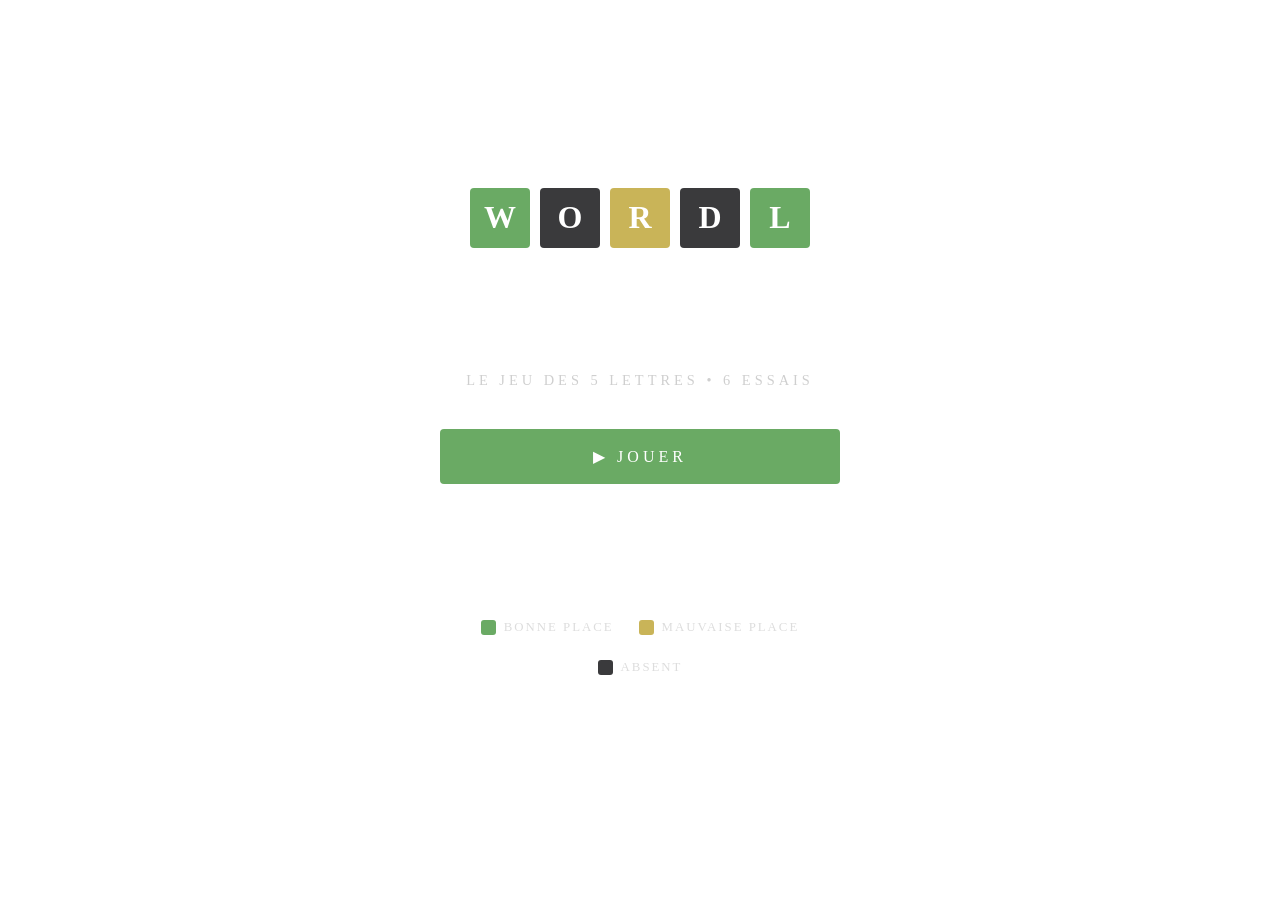
<file: index.html>
<!DOCTYPE html>
<html lang="fr">
<head>
  <meta charset="UTF-8" />
  <meta name="viewport" content="width=device-width, initial-scale=1.0"/>
  <title>Wordle</title>
  <link rel="stylesheet" href="fichierscss/acceuil.css">
</head>
<body>

  <div class="container">
    <div class="letters">
      <div class="box green">W</div>
      <div class="box gray">O</div>
      <div class="box yellow">R</div>
      <div class="box gray">D</div>
      <div class="box green">L</div>
    </div>

    <h1>WORDLE</h1>
    <p class="subtitle">LE JEU DES 5 LETTRES • 6 ESSAIS</p>

    <button class="btn play" onclick="window.location.href='pageshtml/wordle.html'">▶ JOUER</button>
    <button class="btn how" onclick="window.location.href='pageshtml/auto.html'">auto play</button>

    <div class="legend">
      <div class="legend-item">
        <div class="mini-box green"></div>
        <span>BONNE PLACE</span>
      </div>
      <div class="legend-item">
        <div class="mini-box yellow"></div>
        <span>MAUVAISE PLACE</span>
      </div>
      <div class="legend-item">
        <div class="mini-box gray"></div>
        <span>ABSENT</span>
      </div>
    </div>

    <div class="link">
      <a onclick="document.getElementById('popup').classList.add('active')">comment jouer?</a>
    </div>
  </div>

  <!-- POPUP -->
  <div id="popup" class="overlay" onclick="document.getElementById('popup').classList.remove('active')">
    <div class="popup-card" onclick="event.stopPropagation()">

      <p class="p-title">Comment jouer ?</p>
      <p class="p-sub">Trouve le mot en 6 essais. Chaque essai révèle des indices.</p>

      <div class="p-tiles">
        <div class="p-tile green">P</div>
        <div class="p-tile gray">I</div>
        <div class="p-tile gray">A</div>
        <div class="p-tile yellow">N</div>
        <div class="p-tile gray">O</div>
      </div>

      <div class="p-legend">
        <div class="p-legend-item">
          <div class="p-dot green"></div>
          <span>Bonne lettre, <strong>bonne position</strong></span>
        </div>
        <div class="p-legend-item">
          <div class="p-dot yellow"></div>
          <span>Bonne lettre, <strong>mauvaise position</strong></span>
        </div>
        <div class="p-legend-item">
          <div class="p-dot gray"></div>
          <span>Lettre <strong>absente</strong> du mot</span>
        </div>
      </div>

      <hr class="p-divider">

      <div class="p-rules">
        <p>— Le mot contient <span>5 lettres</span></p>
        <p>— Tu as <span>6 tentatives</span> maximum</p>
        <p>— Chaque essai doit être un <span>mot valide</span></p>
        <p>— Le mot secret est <span>généré aléatoirement</span> à chaque partie</p>
      </div>

    </div>
  </div>

</body>
</html>
</file>
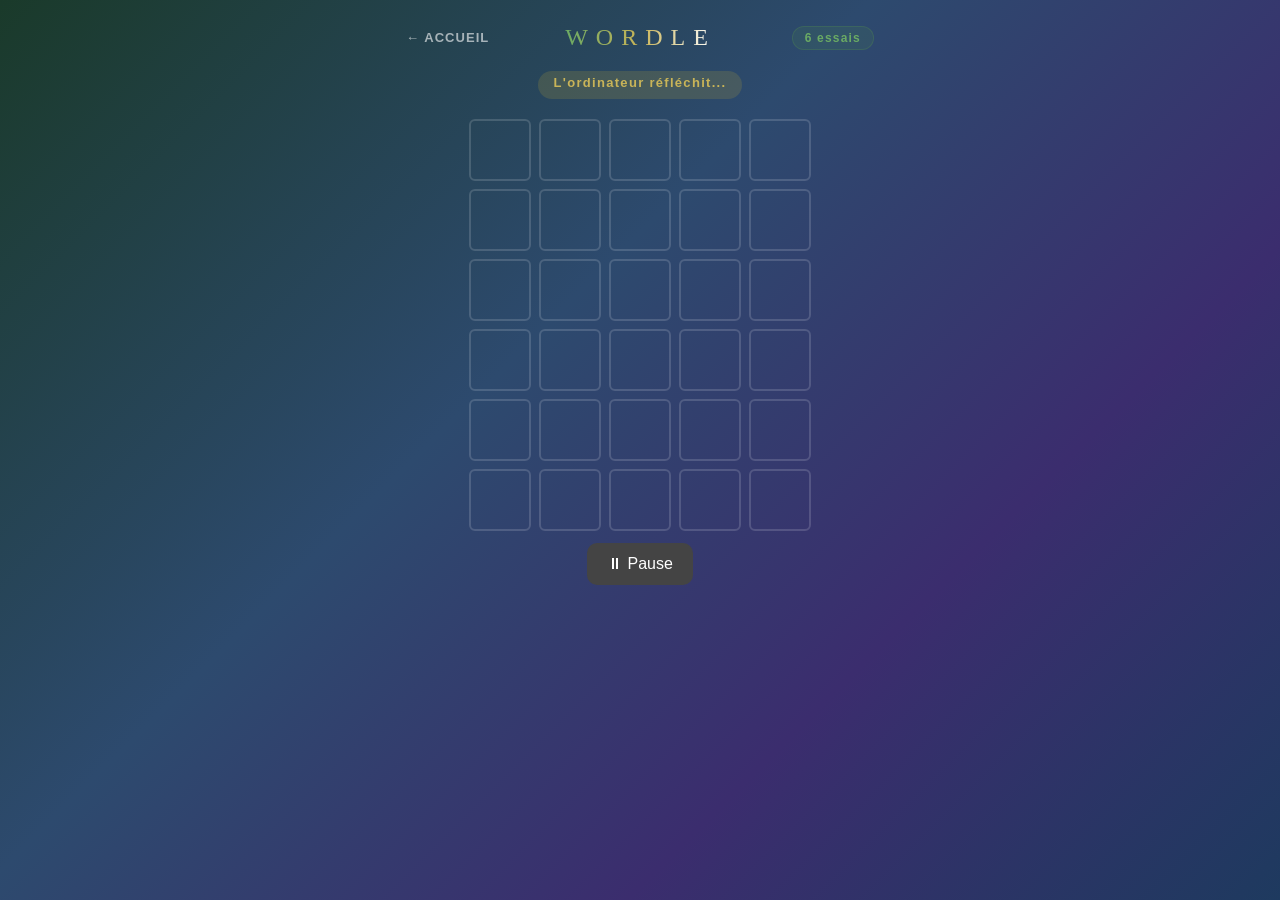
<file: pageshtml/auto.html>
<!DOCTYPE html>
<html lang="fr">
<head>
  <meta charset="UTF-8"/>
  <meta name="viewport" content="width=device-width, initial-scale=1.0"/>
  <title>Wordle — Auto Player</title>
  <link rel="stylesheet" href="../fichierscss/auto.css">
</head>
<body>

    
  <header>
    <a href="../index.html" class="back-btn">← Accueil</a>
    <span class="header-title">WORDLE</span>
    <span class="essais" id="essais-label">6 essais</span>
  </header>
  <div id="message"></div>
  <div class="grid" id="grid"></div>
  <button id="btn-rejouer" onclick="startAutoPlayer()" style="display: none;">
    ↺ Rejouer
  </button>
  <button id="btn-pause" onclick="togglePause()">
    ⏸ Pause
  </button>
  <script src="../fichiersjs/auto.js"></script>
</body>
</html>
</file>
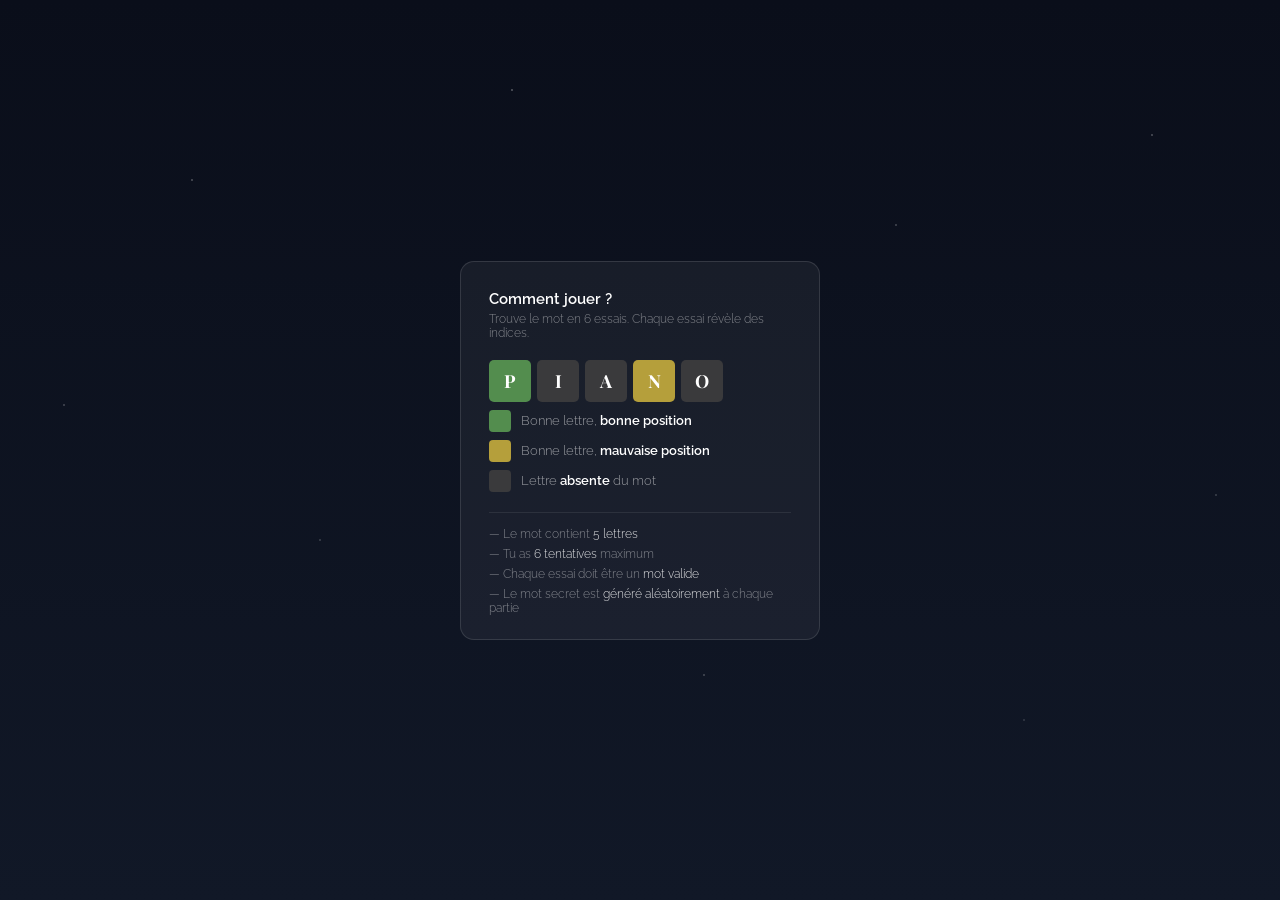
<file: pageshtml/how.html>
<!DOCTYPE html>
<html lang="fr">
<head>
<meta charset="UTF-8">
<meta name="viewport" content="width=device-width, initial-scale=1.0">
<title>Wordle — Comment Jouer</title>
<link href="https://fonts.googleapis.com/css2?family=Playfair+Display:wght@700&family=Raleway:wght@300;400;600&display=swap" rel="stylesheet">
<link rel="stylesheet" href="../fichierscss/how.css">
</head>
<body>
<div class="card">
  <p class="card-title">Comment jouer ?</p>
  <p class="card-sub">Trouve le mot en 6 essais. Chaque essai révèle des indices.</p>
  <div class="tiles">
    <div class="tile green">P</div>
    <div class="tile gray">I</div>
    <div class="tile gray">A</div>
    <div class="tile yellow">N</div>
    <div class="tile gray">O</div>
  </div>
  <div class="legend">
    <div class="legend-item">
      <div class="legend-dot green"></div>
      <span class="legend-text">Bonne lettre, <strong>bonne position</strong></span>
    </div>
    <div class="legend-item">
      <div class="legend-dot yellow"></div>
      <span class="legend-text">Bonne lettre, <strong>mauvaise position</strong></span>
    </div>
    <div class="legend-item">
      <div class="legend-dot gray"></div>
      <span class="legend-text">Lettre <strong>absente</strong> du mot</span>
    </div>
  </div>
  <hr class="divider">
  <div class="rules">
    <p class="rule">— Le mot contient <span>5 lettres</span></p>
    <p class="rule">— Tu as <span>6 tentatives</span> maximum</p>
    <p class="rule">— Chaque essai doit être un <span>mot valide</span></p>
    <p class="rule">— Le mot secret est <span>généré aléatoirement</span> à chaque partie</p>
  </div>
</div>
</body>
</html>
</file>
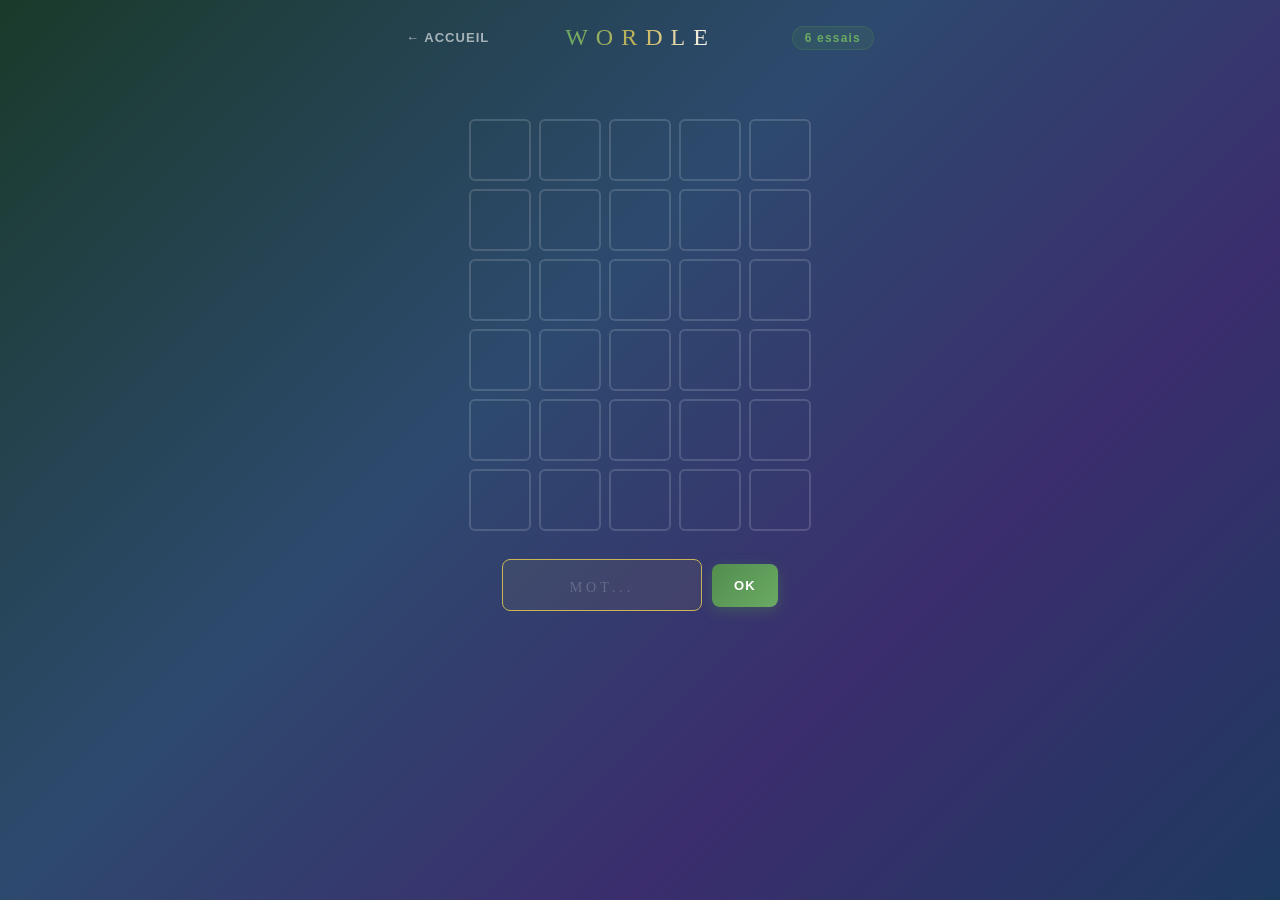
<file: pageshtml/wordle.html>
<!DOCTYPE html>
<html lang="fr">
<head>
  <meta charset="UTF-8"/>
  <meta name="viewport" content="width=device-width, initial-scale=1.0"/>
  <title>Wordle — Jouer</title>
  <link rel="stylesheet" href="../fichierscss/wordle.css">
</head>
<body>

  <header>
    <a href="../index.html" class="back-btn">← Accueil</a>
    <span class="header-title">WORDLE</span>
    <span class="essais" id="essais-label">6 essais</span>
  </header>

  <div id="message"></div>
  
  <div class="grid" id="grid"></div>

  <div class="input-area" id="input-area">
    <input type="text" id="word-input" maxlength="5" placeholder="mot..." autocomplete="off"/>
    <button class="btn-submit" onclick="submitGuess()">OK</button>
  </div>

  <button id="btn-rejouer" onclick="initGame()" style="display:none;">↺ Rejouer</button>

  <script src="../fichiersjs/wordle.js"></script>
</body>
</html>
</file>
<file: fichierscss/acceuil.css>
*{
      margin:0;
      padding:0;
      box-sizing:border-box;
      font-family: "Georgia";
    }

    body{
      height:100vh;
      background:
        linear-gradient(rgba(0,0,0,0.60)),
        url('https://images.unsplash.com/photo-1519681393784-d120267933ba?q=80&w=1200&auto=format&fit=crop');
      background-size:cover;
      background-position:center;
      display:flex;
      justify-content:center;
      align-items:center;
      color:white;
    }

    .container{
      text-align:center;
      width:90%;
      max-width:400px;
    }

    .letters{
      display:flex;
      justify-content:center;
      gap:10px;
      margin-bottom:40px;
    }

    .box{
      width:60px;
      height:60px;
      display:flex;
      justify-content:center;
      align-items:center;
      font-size:2rem;
      font-weight:bold;
      border-radius:4px;
      text-transform:uppercase;
    }

    .green  { background:#6aaa64; }
    .yellow { background:#c9b458; }
    .gray   { background:#3a3a3c; }

    h1{
      font-size:4rem;
      letter-spacing:5px;
      margin-bottom:10px;
    }

    .subtitle{
      letter-spacing:4px;
      font-size:0.9rem;
      color:#cfcfcf;
      margin-bottom:40px;
    }

    .btn{
      width:100%;
      padding:18px;
      border:none;
      margin-bottom:20px;
      font-size:1rem;
      letter-spacing:4px;
      cursor:pointer;
      border-radius:4px;
      transition:0.3s;
    }

    .play{
      background:#6aaa64;
      color:white;
    }

    .play:hover { opacity:0.9; }

    .how{
      background:transparent;
      color:white;
      border:1px solid rgba(255,255,255,0.2);
    }

    .how:hover { background:rgba(255,255,255,0.08); }

    .legend{
      margin-top:40px;
      display:flex;
      justify-content:center;
      gap:25px;
      flex-wrap:wrap;
      font-size:0.8rem;
      letter-spacing:2px;
      color:#ddd;
    }

    .legend-item{
      display:flex;
      align-items:center;
      gap:8px;
    }

    .mini-box{
      width:15px;
      height:15px;
      border-radius:3px;
    }

    .link{
      text-align:right;
      margin-top:20px;
      margin-right:-200px;
    }

    .link a{
      color:white;
      text-decoration:none;
      font-size:0.9rem;
      cursor:pointer;
    }

    .link a:hover { text-decoration:underline; }

    /* POPUP */
    .overlay{
      display:none;
      position:fixed;
      inset:0;
      background:rgba(0,0,0,0.55);
      z-index:100;
      align-items:center;
      justify-content:center;
    }

    .overlay.active { display:flex; }

    .popup-card{
      background:rgba(20,25,40,0.95);
      border:0.5px solid rgba(255,255,255,0.12);
      border-radius:14px;
      padding:28px;
      width:340px;
    }

    .popup-card .p-title{
      font-size:15px;
      font-weight:600;
      color:#fff;
      margin-bottom:4px;
    }

    .popup-card .p-sub{
      font-size:12px;
      color:rgba(255,255,255,0.45);
      margin-bottom:20px;
      font-family: Arial, sans-serif;
    }

    .p-tiles{
      display:flex;
      gap:6px;
      margin-bottom:16px;
    }

    .p-tile{
      width:42px;
      height:42px;
      display:flex;
      align-items:center;
      justify-content:center;
      font-size:18px;
      font-weight:700;
      color:#fff;
      border-radius:5px;
    }

    .p-legend{
      display:flex;
      flex-direction:column;
      gap:8px;
      margin-bottom:20px;
    }

    .p-legend-item{
      display:flex;
      align-items:center;
      gap:10px;
    }

    .p-dot{
      width:22px;
      height:22px;
      min-width:22px;
      border-radius:4px;
    }

    .p-legend-item span{
      font-size:13px;
      color:rgba(255,255,255,0.55);
      font-family: Arial, sans-serif;
    }

    .p-legend-item span strong { color:#fff; }

    .p-divider{
      border:none;
      border-top:0.5px solid rgba(255,255,255,0.08);
      margin-bottom:14px;
    }

    .p-rules{
      display:flex;
      flex-direction:column;
      gap:6px;
    }

    .p-rules p{
      font-size:12px;
      color:rgba(255,255,255,0.45);
      font-family: Arial, sans-serif;
    }

    .p-rules p span { color:rgba(255,255,255,0.85); }
</file>
<file: fichierscss/auto.css>
*, *::before, *::after { box-sizing: border-box; margin: 0; padding: 0; }

    body {
      font-family: 'Raleway', sans-serif;
      min-height: 100vh;
      background: linear-gradient(135deg, #1a3a2a 0%, #2d4a6e 40%, #3b2d6e 70%, #1e3a5f 100%);
      display: flex;
      flex-direction: column;
      align-items: center;
      color: white;
    }

    header {
      width: 100%;
      max-width: 500px;
      display: flex;
      align-items: center;
      justify-content: space-between;
      padding: 24px 16px 0;
    }

    .back-btn {
      color: rgba(255,255,255,0.6);
      text-decoration: none;
      font-size: 13px;
      letter-spacing: 0.08em;
      font-weight: 600;
      text-transform: uppercase;
      display: flex;
      align-items: center;
      gap: 6px;
      transition: color 0.2s;
    }
    .back-btn:hover { color: #fff; }

    .header-title {
      font-family: 'Playfair Display', serif;
      font-size: 24px;
      letter-spacing: 8px;
      background: linear-gradient(90deg, #6aaa64, #c9b458, #fff);
      -webkit-background-clip: text;
      color: transparent;
    }

    .essais {
      font-size: 12px;
      color: #6aaa64;
      letter-spacing: 0.1em;
      font-weight: 600;
      background: rgba(83,141,78,0.15);
      border: 1px solid rgba(83,141,78,0.3);
      border-radius: 20px;
      padding: 4px 12px;
    }

    #message {
      margin-top: 20px;
      font-size: 13px;
      letter-spacing: 0.1em;
      font-weight: 600;
      height: 28px;
      padding: 4px 16px;
      border-radius: 20px;
      transition: background 0.3s;
    }
    #message.win  { background: rgba(83,141,78,0.25);  color: #6aaa64; }
    #message.lose { background: rgba(180,60,60,0.25);  color: #e07070; }
    #message.info { background: rgba(181,159,59,0.2);  color: #c9b458; }

    .grid {
      margin-top: 20px;
      display: flex;
      flex-direction: column;
      gap: 8px;
    }

    .row { display: flex; gap: 8px; }

    .cell {
      width: 62px;
      height: 62px;
      border: 2px solid rgba(255,255,255,0.15);
      border-radius: 6px;
      display: flex;
      align-items: center;
      justify-content: center;
      font-family: 'Playfair Display', serif;
      font-size: 28px;
      font-weight: 700;
      color: #fff;
      text-transform: uppercase;
      transition: border-color 0.15s, transform 0.15s, background 0.2s;
    }

    .cell.filled {
      border-color: #c9b458;
      transform: scale(1.06);
      background: rgba(201,180,88,0.08);
    }

    .cell.green  { background: #538d4e; border-color: #538d4e; }
    .cell.yellow { background: #b59f3b; border-color: #b59f3b; }
    .cell.gray   { background: #3a3a3c; border-color: #3a3a3c; }

    .input-area {
      margin-top: 28px;
      display: flex;
      gap: 10px;
      align-items: center;
    }

    input[type="text"] {
      background: rgba(255,255,255,0.06);
      border: 1.5px solid rgba(201,180,88,0.35);
      border-radius: 8px;
      color: #fff;
      font-family: 'Playfair Display', serif;
      font-size: 22px;
      letter-spacing: 10px;
      text-transform: uppercase;
      width: 200px;
      padding: 12px 16px;
      text-align: center;
      outline: none;
      transition: border-color 0.2s, background 0.2s;
    }

    input[type="text"]:focus {
      border-color: #c9b458;
      background: rgba(201,180,88,0.08);
    }

    input[type="text"]::placeholder {
      letter-spacing: 4px;
      font-size: 14px;
      color: rgba(255,255,255,0.2);
    }

    .btn-submit {
      background: linear-gradient(135deg, #538d4e, #6aaa64);
      color: #fff;
      border: none;
      border-radius: 8px;
      padding: 14px 22px;
      font-family: 'Raleway', sans-serif;
      font-size: 13px;
      font-weight: 600;
      letter-spacing: 0.1em;
      text-transform: uppercase;
      cursor: pointer;
      transition: opacity 0.2s, transform 0.1s;
      box-shadow: 0 4px 14px rgba(83,141,78,0.35);
    }

    .btn-submit:hover { opacity: 0.85; }
    .btn-submit:active { transform: scale(0.97); }

    #btn-rejouer {
      display: none;
      margin-top: 24px;
      background: transparent;
      color: #c9b458;
      border: 1.5px solid rgba(201,180,88,0.4);
      border-radius: 8px;
      padding: 12px 32px;
      font-family: 'Raleway', sans-serif;
      font-size: 13px;
      font-weight: 600;
      letter-spacing: 0.15em;
      text-transform: uppercase;
      cursor: pointer;
      transition: background 0.2s, color 0.2s;
    }
    #btn-rejouer:hover { background: rgba(201,180,88,0.1); color: #fff; }
    .typing {
  transform: scale(1.15);
  transition: 0.2s;
}
#btn-pause {

  margin-top: 12px;

  padding: 12px 20px;

  font-size: 16px;

  border: none;

  border-radius: 10px;

  cursor: pointer;

  background: #444;

  color: white;

  transition: 0.2s;
}

#btn-pause:hover {

  transform: scale(1.05);

  background: #666;
}
</file>
<file: fichierscss/how.css>
*, *::before, *::after { box-sizing: border-box; margin: 0; padding: 0; }

  body {
    font-family: 'Raleway', sans-serif;
    min-height: 100vh;
    background: #0a0e1a;
    display: flex;
    align-items: center;
    justify-content: center;
    background-image:
      radial-gradient(1px 1px at 15% 20%, rgba(255,255,255,0.7) 0%, transparent 100%),
      radial-gradient(1px 1px at 40% 10%, rgba(255,255,255,0.8) 0%, transparent 100%),
      radial-gradient(1px 1px at 70% 25%, rgba(255,255,255,0.6) 0%, transparent 100%),
      radial-gradient(1px 1px at 90% 15%, rgba(255,255,255,0.7) 0%, transparent 100%),
      radial-gradient(1px 1px at 25% 60%, rgba(255,255,255,0.5) 0%, transparent 100%),
      radial-gradient(1px 1px at 55% 75%, rgba(255,255,255,0.6) 0%, transparent 100%),
      radial-gradient(1px 1px at 80% 80%, rgba(255,255,255,0.4) 0%, transparent 100%),
      radial-gradient(1px 1px at 5%  45%, rgba(255,255,255,0.6) 0%, transparent 100%),
      radial-gradient(1px 1px at 95% 55%, rgba(255,255,255,0.5) 0%, transparent 100%),
      linear-gradient(180deg, #0a0e1a 0%, #111827 100%);
  }

  .card {
    background: rgba(255,255,255,0.05);
    border: 0.5px solid rgba(255,255,255,0.12);
    border-radius: 14px;
    padding: 28px 28px 24px;
    width: 360px;
  }

  .card-title {
    font-size: 15px;
    font-weight: 600;
    color: #fff;
    margin-bottom: 4px;
  }

  .card-sub {
    font-size: 12px;
    color: rgba(255,255,255,0.45);
    margin-bottom: 20px;
    font-weight: 300;
  }

  .tiles {
    display: flex;
    gap: 6px;
    margin-bottom: 8px;
  }

  .tile {
    width: 42px;
    height: 42px;
    display: flex;
    align-items: center;
    justify-content: center;
    font-family: 'Playfair Display', serif;
    font-size: 18px;
    font-weight: 700;
    color: #fff;
    border-radius: 5px;
  }
  .green  { background: #538d4e; }
  .yellow { background: #b59f3b; }
  .gray   { background: #3a3a3c; }

  .legend {
    display: flex;
    flex-direction: column;
    gap: 8px;
    margin-bottom: 20px;
  }

  .legend-item {
    display: flex;
    align-items: center;
    gap: 10px;
  }

  .legend-dot {
    width: 22px;
    height: 22px;
    min-width: 22px;
    border-radius: 4px;
  }

  .legend-text {
    font-size: 13px;
    color: rgba(255,255,255,0.55);
    font-weight: 300;
  }

  .legend-text strong {
    color: #fff;
    font-weight: 600;
  }

  .divider {
    border: none;
    border-top: 0.5px solid rgba(255,255,255,0.08);
    margin-bottom: 14px;
  }

  .rules {
    display: flex;
    flex-direction: column;
    gap: 6px;
  }

  .rule {
    font-size: 12px;
    color: rgba(255,255,255,0.45);
    font-weight: 300;
  }

  .rule span {
    color: rgba(255,255,255,0.85);
  }
</file>
<file: fichierscss/wordle.css>
*, *::before, *::after { box-sizing: border-box; margin: 0; padding: 0; }

    body {
      font-family: 'Raleway', sans-serif;
      min-height: 100vh;
      background: linear-gradient(135deg, #1a3a2a 0%, #2d4a6e 40%, #3b2d6e 70%, #1e3a5f 100%);
      display: flex;
      flex-direction: column;
      align-items: center;
      color: white;
    }

    header {
      width: 100%;
      max-width: 500px;
      display: flex;
      align-items: center;
      justify-content: space-between;
      padding: 24px 16px 0;
    }

    .back-btn {
      color: rgba(255,255,255,0.6);
      text-decoration: none;
      font-size: 13px;
      letter-spacing: 0.08em;
      font-weight: 600;
      text-transform: uppercase;
      display: flex;
      align-items: center;
      gap: 6px;
      transition: color 0.2s;
    }
    .back-btn:hover { color: #fff; }

    .header-title {
      font-family: 'Playfair Display', serif;
      font-size: 24px;
      letter-spacing: 8px;
      background: linear-gradient(90deg, #6aaa64, #c9b458, #fff);
      -webkit-background-clip: text;
      color: transparent;
    }

    .essais {
      font-size: 12px;
      color: #6aaa64;
      letter-spacing: 0.1em;
      font-weight: 600;
      background: rgba(83,141,78,0.15);
      border: 1px solid rgba(83,141,78,0.3);
      border-radius: 20px;
      padding: 4px 12px;
    }

    #message {
      margin-top: 20px;
      font-size: 13px;
      letter-spacing: 0.1em;
      font-weight: 600;
      height: 28px;
      padding: 4px 16px;
      border-radius: 20px;
      transition: background 0.3s;
    }
    #message.win  { background: rgba(83,141,78,0.25);  color: #6aaa64; }
    #message.lose { background: rgba(180,60,60,0.25);  color: #e07070; }
    #message.info { background: rgba(181,159,59,0.2);  color: #c9b458; }

    .grid {
      margin-top: 20px;
      display: flex;
      flex-direction: column;
      gap: 8px;
    }

    .row { display: flex; gap: 8px; }

    .cell {
      width: 62px;
      height: 62px;
      border: 2px solid rgba(255,255,255,0.15);
      border-radius: 6px;
      display: flex;
      align-items: center;
      justify-content: center;
      font-family: 'Playfair Display', serif;
      font-size: 28px;
      font-weight: 700;
      color: #fff;
      text-transform: uppercase;
      transition: border-color 0.15s, transform 0.15s, background 0.2s;
    }

    .cell.filled {
      border-color: #c9b458;
      transform: scale(1.06);
      background: rgba(201,180,88,0.08);
    }

    .cell.green  { background: #538d4e; border-color: #538d4e; }
    .cell.yellow { background: #b59f3b; border-color: #b59f3b; }
    .cell.gray   { background: #3a3a3c; border-color: #3a3a3c; }

    .input-area {
      margin-top: 28px;
      display: flex;
      gap: 10px;
      align-items: center;
    }

    input[type="text"] {
      background: rgba(255,255,255,0.06);
      border: 1.5px solid rgba(201,180,88,0.35);
      border-radius: 8px;
      color: #fff;
      font-family: 'Playfair Display', serif;
      font-size: 22px;
      letter-spacing: 10px;
      text-transform: uppercase;
      width: 200px;
      padding: 12px 16px;
      text-align: center;
      outline: none;
      transition: border-color 0.2s, background 0.2s;
    }

    input[type="text"]:focus {
      border-color: #c9b458;
      background: rgba(201,180,88,0.08);
    }

    input[type="text"]::placeholder {
      letter-spacing: 4px;
      font-size: 14px;
      color: rgba(255,255,255,0.2);
    }

    .btn-submit {
      background: linear-gradient(135deg, #538d4e, #6aaa64);
      color: #fff;
      border: none;
      border-radius: 8px;
      padding: 14px 22px;
      font-family: 'Raleway', sans-serif;
      font-size: 13px;
      font-weight: 600;
      letter-spacing: 0.1em;
      text-transform: uppercase;
      cursor: pointer;
      transition: opacity 0.2s, transform 0.1s;
      box-shadow: 0 4px 14px rgba(83,141,78,0.35);
    }

    .btn-submit:hover { opacity: 0.85; }
    .btn-submit:active { transform: scale(0.97); }

    #btn-rejouer {
      display: none;
      margin-top: 24px;
      background: transparent;
      color: #c9b458;
      border: 1.5px solid rgba(201,180,88,0.4);
      border-radius: 8px;
      padding: 12px 32px;
      font-family: 'Raleway', sans-serif;
      font-size: 13px;
      font-weight: 600;
      letter-spacing: 0.15em;
      text-transform: uppercase;
      cursor: pointer;
      transition: background 0.2s, color 0.2s;
    }
    #btn-rejouer:hover { background: rgba(201,180,88,0.1); color: #fff; }
</file>
